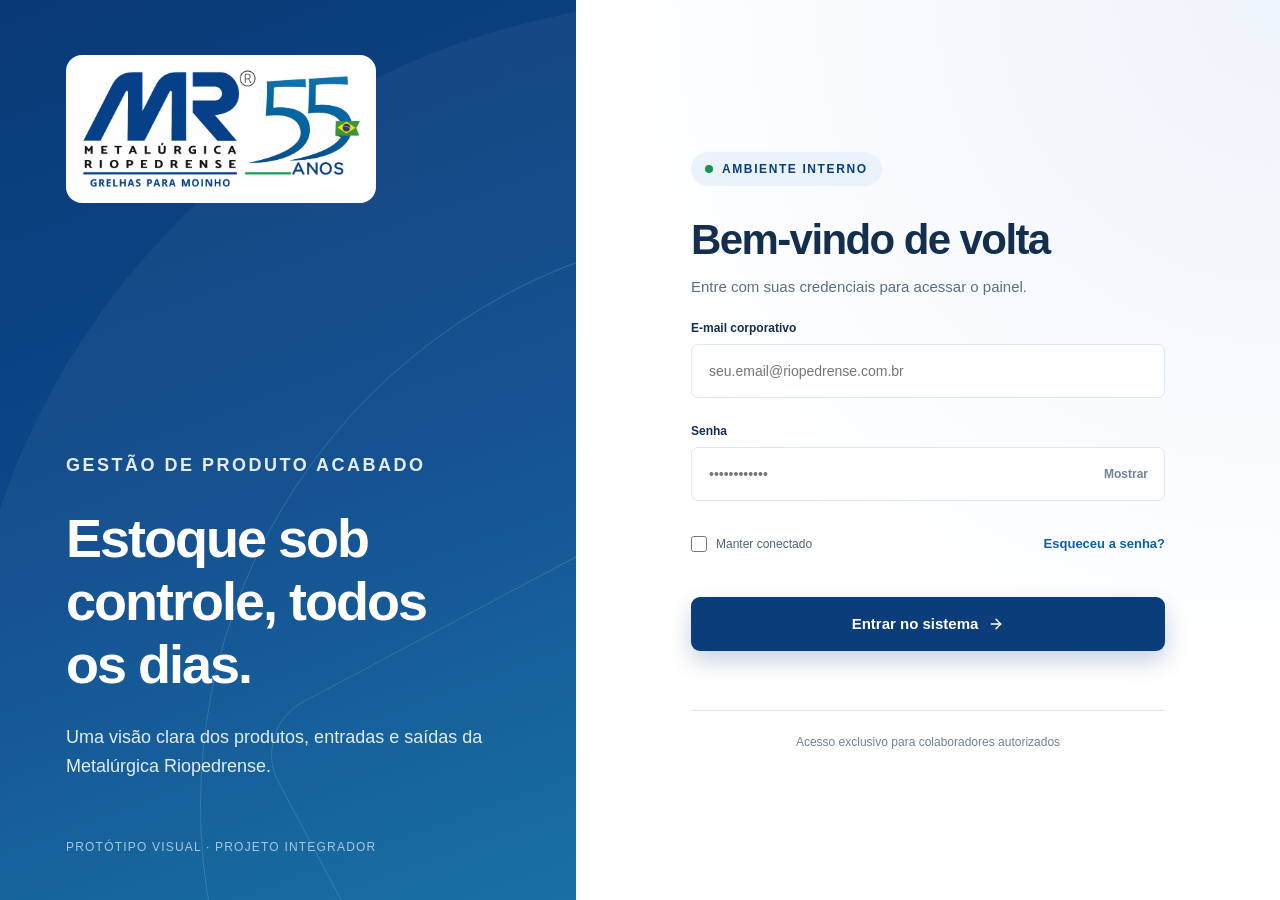
<file: index.html>
<!DOCTYPE html>
<html lang="pt-BR">
<head>
    <meta charset="UTF-8">
    <meta http-equiv="refresh" content="0; url=frontend/index.html">
    <title>Metalúrgica Riopedrense</title>
</head>
<body></body>
</html>
</file>
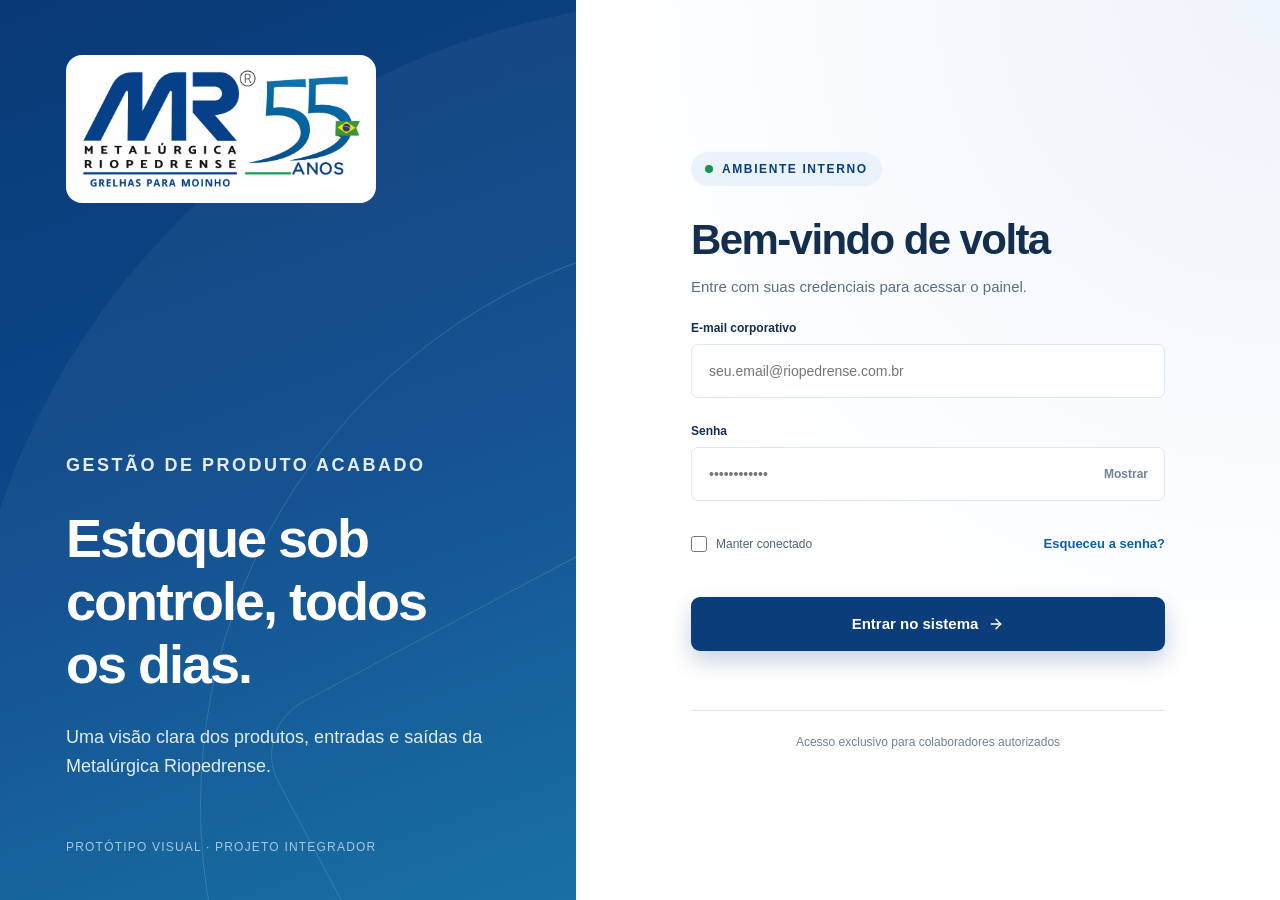
<file: frontend/index.html>
<!DOCTYPE html>
<html lang="pt-BR">
<head>
    <meta charset="UTF-8">
    <meta name="viewport" content="width=device-width, initial-scale=1.0">
    <title>Login | Metalúrgica Riopedrense</title>
    <link rel="icon" href="img/favicon.png">
    <link rel="stylesheet" href="css/style.css">
</head>
<body>
    <div class="login">
        <section class="login-esquerda">
            <span class="circulo-grande"></span>
            <span class="circulo-linha"></span>
            <span class="retangulo"></span>

            <div class="login-logo">
                <img src="img/logo.png" alt="Metalúrgica Riopedrense - 55 anos">
            </div>

            <div class="login-textos">
                <p class="login-etiqueta">GESTÃO DE PRODUTO ACABADO</p>
                <h1>Estoque sob<br>controle, todos<br>os dias.</h1>
                <p>Uma visão clara dos produtos, entradas e saídas da Metalúrgica Riopedrense.</p>
            </div>

            <p class="login-rodape">PROTÓTIPO VISUAL · PROJETO INTEGRADOR</p>
        </section>

        <section class="login-direita">
            <form class="login-form" id="form-login">
                <span class="selo"><span></span>AMBIENTE INTERNO</span>
                <h2>Bem-vindo de volta</h2>
                <p class="subtitulo">Entre com suas credenciais para acessar o painel.</p>

                <label for="email">E-mail corporativo</label>
                <input type="email" name="email" id="email" placeholder="seu.email@riopedrense.com.br" required>

                <label for="senha">Senha</label>
                <div class="campo-senha">
                    <input type="password" name="senha" id="senha" placeholder="••••••••••••" required>
                    <button type="button" id="mostrar-senha">Mostrar</button>
                </div>

                <div class="login-opcoes">
                    <label><input type="checkbox"> Manter conectado</label>
                    <a href="#" id="esqueceu">Esqueceu a senha?</a>
                </div>

                <button class="botao-entrar" type="submit">
                    Entrar no sistema
                    <svg width="16" height="16" viewBox="0 0 24 24" fill="none" stroke="currentColor" stroke-width="2.2" stroke-linecap="round" stroke-linejoin="round"><path d="M5 12h14"/><path d="m12 5 7 7-7 7"/></svg>
                </button>
                <p class="erro" id="erro-login"></p>

                <p class="login-aviso">Acesso exclusivo para colaboradores autorizados</p>
            </form>
        </section>
    </div>

    <script src="js/login.js"></script>
</body>
</html>
</file>
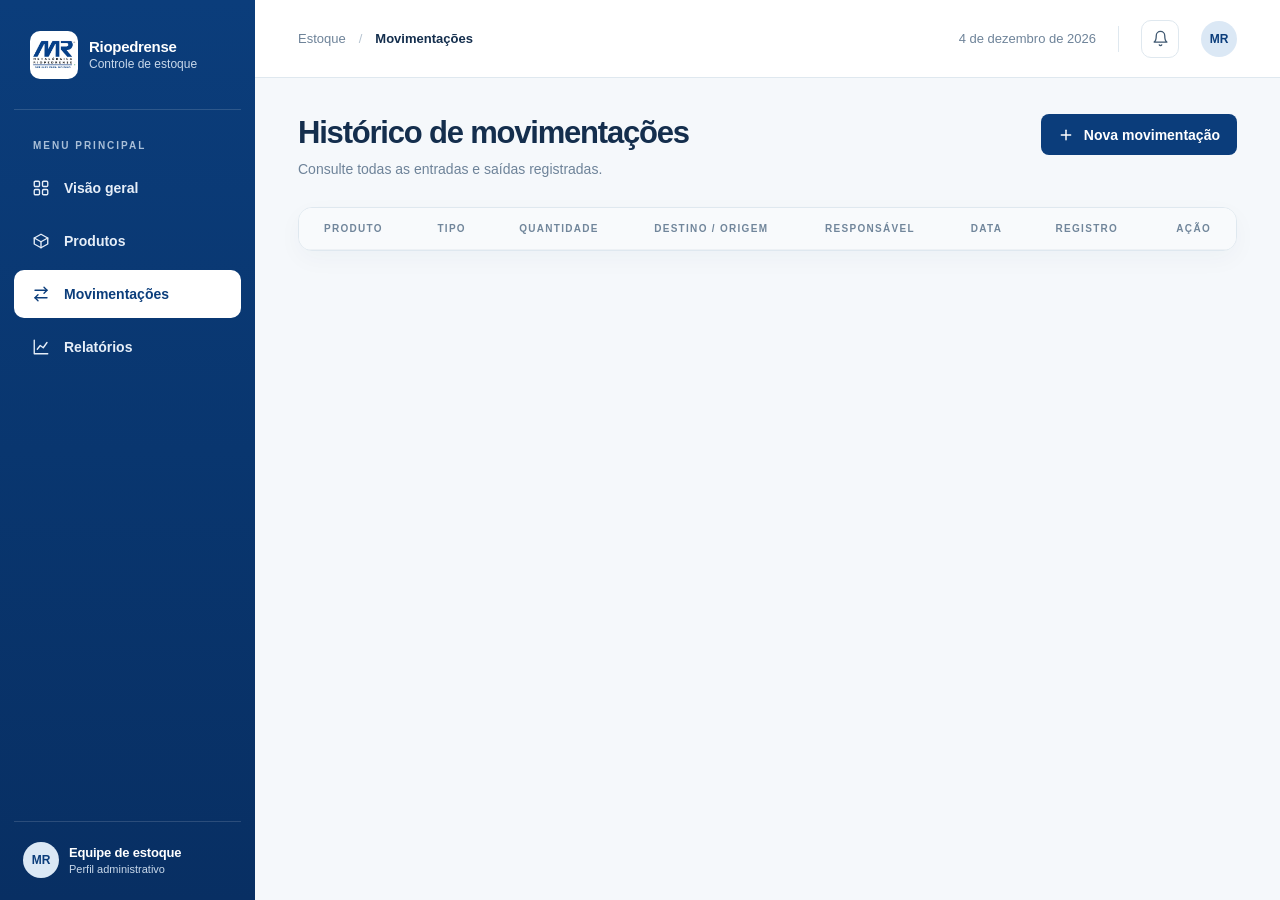
<file: frontend/historico.html>
<!DOCTYPE html>
<html lang="pt-BR">
<head>
    <meta charset="UTF-8">
    <meta name="viewport" content="width=device-width, initial-scale=1.0">
    <title>Histórico | Metalúrgica Riopedrense</title>
    <link rel="icon" href="img/favicon.png">
    <link rel="stylesheet" href="css/style.css">
</head>
<body>
    <div class="sistema">
        <aside class="menu-lateral">
            <div class="marca">
                <img src="img/logo-icone.png" alt="Metalúrgica Riopedrense">
                <div>
                    <strong>Riopedrense</strong>
                    <small>Controle de estoque</small>
                </div>
            </div>
            <p class="menu-titulo">MENU PRINCIPAL</p>
            <nav>
                <a href="painel.html"><svg width="18" height="18" viewBox="0 0 24 24" fill="none" stroke="currentColor" stroke-width="1.8" stroke-linecap="round" stroke-linejoin="round"><rect x="3" y="3" width="7" height="7" rx="1.5"/><rect x="14" y="3" width="7" height="7" rx="1.5"/><rect x="3" y="14" width="7" height="7" rx="1.5"/><rect x="14" y="14" width="7" height="7" rx="1.5"/></svg>Visão geral</a>
                <a href="produtos.html"><svg width="18" height="18" viewBox="0 0 24 24" fill="none" stroke="currentColor" stroke-width="1.8" stroke-linecap="round" stroke-linejoin="round"><path d="M21 8 12 3 3 8v8l9 5 9-5V8Z"/><path d="m3 8 9 5 9-5"/><path d="M12 13v8"/></svg>Produtos</a>
                <a href="movimentacao.html" class="ativo"><svg width="18" height="18" viewBox="0 0 24 24" fill="none" stroke="currentColor" stroke-width="1.8" stroke-linecap="round" stroke-linejoin="round"><path d="m16 3 4 4-4 4"/><path d="M20 7H4"/><path d="m8 21-4-4 4-4"/><path d="M4 17h16"/></svg>Movimentações</a>
                <a href="relatorios.html"><svg width="18" height="18" viewBox="0 0 24 24" fill="none" stroke="currentColor" stroke-width="1.8" stroke-linecap="round" stroke-linejoin="round"><path d="M3 3v18h18"/><path d="m7 15 4-5 4 3 5-7"/></svg>Relatórios</a>
            </nav>
            <a href="../backend/sair.php" class="perfil" title="Sair do sistema">
                <span class="avatar">MR</span>
                <div>
                    <strong id="usuario-nome">Equipe de estoque</strong>
                    <small id="usuario-perfil">Perfil administrativo</small>
                </div>
            </a>
        </aside>

        <main class="principal">
            <header class="topo">
                <div class="caminho">Estoque <span>/</span> <strong>Movimentações</strong></div>
                <div class="topo-direita">
                    <span id="data-hoje"></span>
                    <span class="separador"></span>
                    <button class="sino" type="button"><svg width="17" height="17" viewBox="0 0 24 24" fill="none" stroke="currentColor" stroke-width="1.8" stroke-linecap="round" stroke-linejoin="round"><path d="M6 8a6 6 0 0 1 12 0c0 7 3 9 3 9H3s3-2 3-9"/><path d="M10.3 21a1.94 1.94 0 0 0 3.4 0"/></svg></button>
                    <a href="../backend/sair.php" class="avatar" title="Sair do sistema">MR</a>
                </div>
            </header>

            <section class="conteudo">
                <div class="cabecalho">
                    <div>
                        <h1>Histórico de movimentações</h1>
                        <p>Consulte todas as entradas e saídas registradas.</p>
                    </div>
                    <a href="movimentacao.html" class="botao"><svg width="16" height="16" viewBox="0 0 24 24" fill="none" stroke="currentColor" stroke-width="2.2" stroke-linecap="round" stroke-linejoin="round"><path d="M12 5v14"/><path d="M5 12h14"/></svg> Nova movimentação</a>
                </div>

                <div class="cartao tabela-cartao" style="margin-top: 0">
                    <table>
                        <thead>
                            <tr>
                                <th>Produto</th>
                                <th>Tipo</th>
                                <th>Quantidade</th>
                                <th>Destino / origem</th>
                                <th>Responsável</th>
                                <th>Data</th>
                                <th>Registro</th>
                                <th class="direita">Ação</th>
                            </tr>
                        </thead>
                        <tbody id="tabela-historico"></tbody>
                    </table>
                </div>
            </section>
        </main>
    </div>

    <script src="js/comum.js"></script>
    <script src="js/historico.js"></script>
    
</body>
</html>
</file>
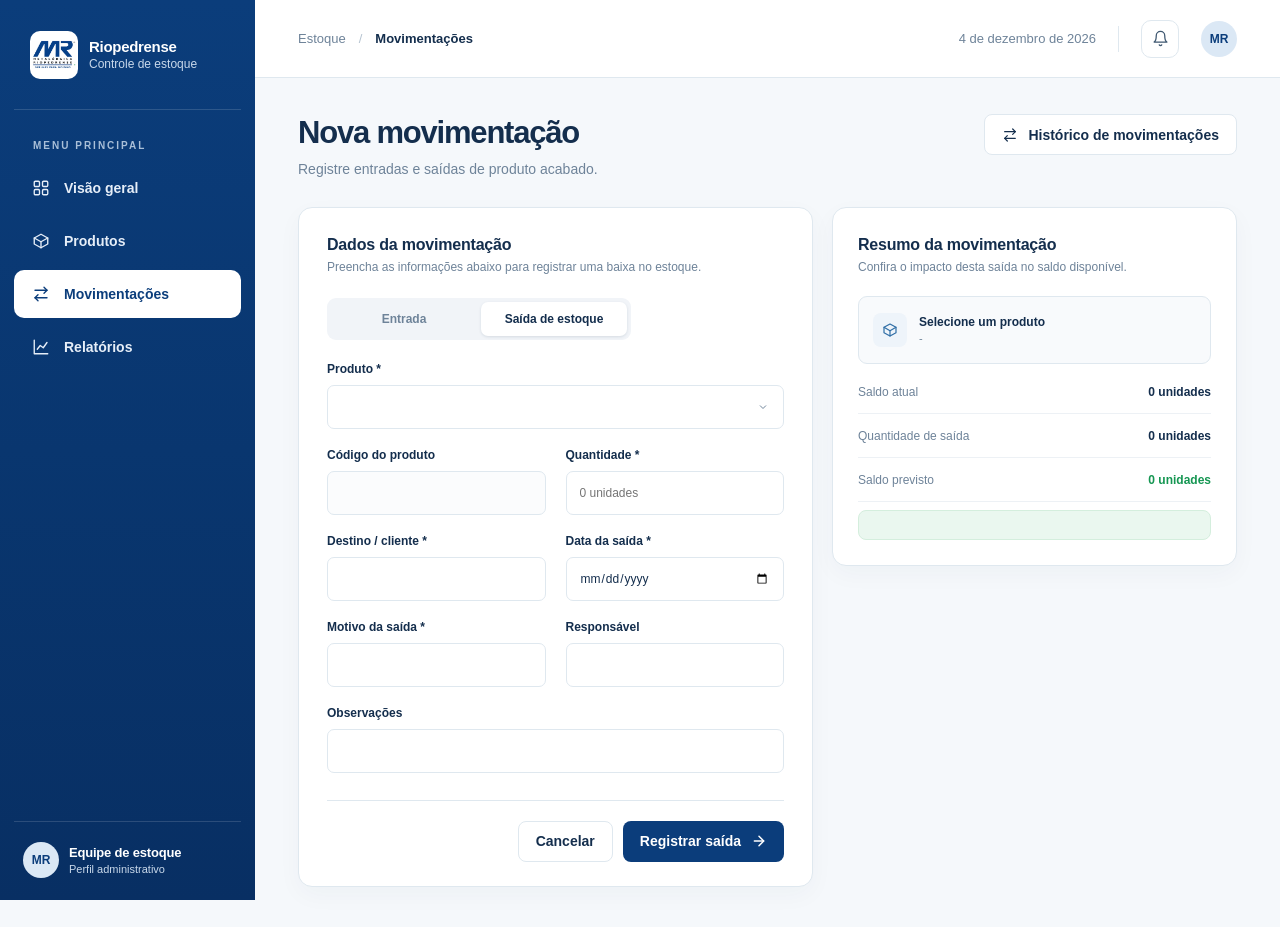
<file: frontend/movimentacao.html>
<!DOCTYPE html>
<html lang="pt-BR">
<head>
    <meta charset="UTF-8">
    <meta name="viewport" content="width=device-width, initial-scale=1.0">
    <title>Nova movimentação | Metalúrgica Riopedrense</title>
    <link rel="icon" href="img/favicon.png">
    <link rel="stylesheet" href="css/style.css">
</head>
<body>
    <div class="sistema">
        <aside class="menu-lateral">
            <div class="marca">
                <img src="img/logo-icone.png" alt="Metalúrgica Riopedrense">
                <div>
                    <strong>Riopedrense</strong>
                    <small>Controle de estoque</small>
                </div>
            </div>
            <p class="menu-titulo">MENU PRINCIPAL</p>
            <nav>
                <a href="painel.html"><svg width="18" height="18" viewBox="0 0 24 24" fill="none" stroke="currentColor" stroke-width="1.8" stroke-linecap="round" stroke-linejoin="round"><rect x="3" y="3" width="7" height="7" rx="1.5"/><rect x="14" y="3" width="7" height="7" rx="1.5"/><rect x="3" y="14" width="7" height="7" rx="1.5"/><rect x="14" y="14" width="7" height="7" rx="1.5"/></svg>Visão geral</a>
                <a href="produtos.html"><svg width="18" height="18" viewBox="0 0 24 24" fill="none" stroke="currentColor" stroke-width="1.8" stroke-linecap="round" stroke-linejoin="round"><path d="M21 8 12 3 3 8v8l9 5 9-5V8Z"/><path d="m3 8 9 5 9-5"/><path d="M12 13v8"/></svg>Produtos</a>
                <a href="movimentacao.html" class="ativo"><svg width="18" height="18" viewBox="0 0 24 24" fill="none" stroke="currentColor" stroke-width="1.8" stroke-linecap="round" stroke-linejoin="round"><path d="m16 3 4 4-4 4"/><path d="M20 7H4"/><path d="m8 21-4-4 4-4"/><path d="M4 17h16"/></svg>Movimentações</a>
                <a href="relatorios.html"><svg width="18" height="18" viewBox="0 0 24 24" fill="none" stroke="currentColor" stroke-width="1.8" stroke-linecap="round" stroke-linejoin="round"><path d="M3 3v18h18"/><path d="m7 15 4-5 4 3 5-7"/></svg>Relatórios</a>
            </nav>
            <a href="../backend/sair.php" class="perfil" title="Sair do sistema">
                <span class="avatar">MR</span>
                <div>
                    <strong id="usuario-nome">Equipe de estoque</strong>
                    <small id="usuario-perfil">Perfil administrativo</small>
                </div>
            </a>
        </aside>

        <main class="principal">
            <header class="topo">
                <div class="caminho">Estoque <span>/</span> <strong>Movimentações</strong></div>
                <div class="topo-direita">
                    <span id="data-hoje"></span>
                    <span class="separador"></span>
                    <button class="sino" type="button"><svg width="17" height="17" viewBox="0 0 24 24" fill="none" stroke="currentColor" stroke-width="1.8" stroke-linecap="round" stroke-linejoin="round"><path d="M6 8a6 6 0 0 1 12 0c0 7 3 9 3 9H3s3-2 3-9"/><path d="M10.3 21a1.94 1.94 0 0 0 3.4 0"/></svg></button>
                    <a href="../backend/sair.php" class="avatar" title="Sair do sistema">MR</a>
                </div>
            </header>

            <section class="conteudo">
                <div class="cabecalho">
                    <div>
                        <h1>Nova movimentação</h1>
                        <p>Registre entradas e saídas de produto acabado.</p>
                    </div>
                    <a href="historico.html" class="botao-secundario"><svg width="16" height="16" viewBox="0 0 24 24" fill="none" stroke="currentColor" stroke-width="1.8" stroke-linecap="round" stroke-linejoin="round"><path d="m16 3 4 4-4 4"/><path d="M20 7H4"/><path d="m8 21-4-4 4-4"/><path d="M4 17h16"/></svg> Histórico de movimentações</a>
                </div>

                <div class="movimentacao">
                    <form class="cartao formulario" id="form-movimentacao">
                        <h2>Dados da movimentação</h2>
                        <p class="descricao" id="texto-descricao">Preencha as informações abaixo para registrar uma baixa no estoque.</p>

                        <div class="abas">
                            <button type="button" id="aba-entrada" onclick="trocarTipo('entrada')">Entrada</button>
                            <button type="button" id="aba-saida" class="ativa" onclick="trocarTipo('saida')">Saída de estoque</button>
                        </div>
                        <input type="hidden" name="tipo" id="tipo" value="saida">

                        <div class="campos">
                            <div class="inteiro">
                                <label for="produto">Produto *</label>
                                <select name="produto_id" id="produto" required></select>
                            </div>
                            <div>
                                <label for="codigo">Código do produto</label>
                                <input type="text" id="codigo" readonly>
                            </div>
                            <div>
                                <label for="quantidade">Quantidade *</label>
                                <input type="number" name="quantidade" id="quantidade" min="1" placeholder="0 unidades" required>
                            </div>
                            <div>
                                <label for="destino" id="rotulo-destino">Destino / cliente *</label>
                                <input type="text" name="destino" id="destino" required>
                            </div>
                            <div>
                                <label for="data" id="rotulo-data">Data da saída *</label>
                                <input type="date" name="data_movimentacao" id="data" required>
                            </div>
                            <div>
                                <label for="motivo" id="rotulo-motivo">Motivo da saída *</label>
                                <input type="text" name="motivo" id="motivo" required>
                            </div>
                            <div>
                                <label for="responsavel">Responsável</label>
                                <input type="text" name="responsavel" id="responsavel">
                            </div>
                            <div class="inteiro">
                                <label for="observacoes">Observações</label>
                                <input type="text" name="observacoes" id="observacoes">
                            </div>
                        </div>

                        <div class="formulario-rodape">
                            <p class="erro" id="erro-movimentacao"></p>
                            <a href="painel.html" class="botao-secundario">Cancelar</a>
                            <button class="botao" type="submit"><span id="texto-botao">Registrar saída</span> <svg width="16" height="16" viewBox="0 0 24 24" fill="none" stroke="currentColor" stroke-width="2.2" stroke-linecap="round" stroke-linejoin="round"><path d="M5 12h14"/><path d="m12 5 7 7-7 7"/></svg></button>
                        </div>
                    </form>

                    <div class="cartao resumo">
                        <h2>Resumo da movimentação</h2>
                        <p class="descricao" id="resumo-descricao">Confira o impacto desta saída no saldo disponível.</p>
                        <div class="resumo-produto">
                            <span class="produto-icone"><svg width="16" height="16" viewBox="0 0 24 24" fill="none" stroke="currentColor" stroke-width="1.8" stroke-linecap="round" stroke-linejoin="round"><path d="M21 8 12 3 3 8v8l9 5 9-5V8Z"/><path d="m3 8 9 5 9-5"/><path d="M12 13v8"/></svg></span>
                            <div>
                                <strong id="resumo-nome">Selecione um produto</strong>
                                <small id="resumo-categoria">-</small>
                            </div>
                        </div>
                        <div class="resumo-linha">Saldo atual <b id="resumo-saldo">0 unidades</b></div>
                        <div class="resumo-linha"><span id="resumo-rotulo">Quantidade de saída</span> <b id="resumo-quantidade">0 unidades</b></div>
                        <div class="resumo-linha">Saldo previsto <b id="resumo-previsto" class="texto-verde">0 unidades</b></div>
                        <div class="aviso aviso-verde" id="resumo-aviso"></div>
                    </div>
                </div>
            </section>
        </main>
    </div>

    <script src="js/comum.js"></script>
    <script src="js/movimentacao.js"></script>
</body>
</html>
</file>
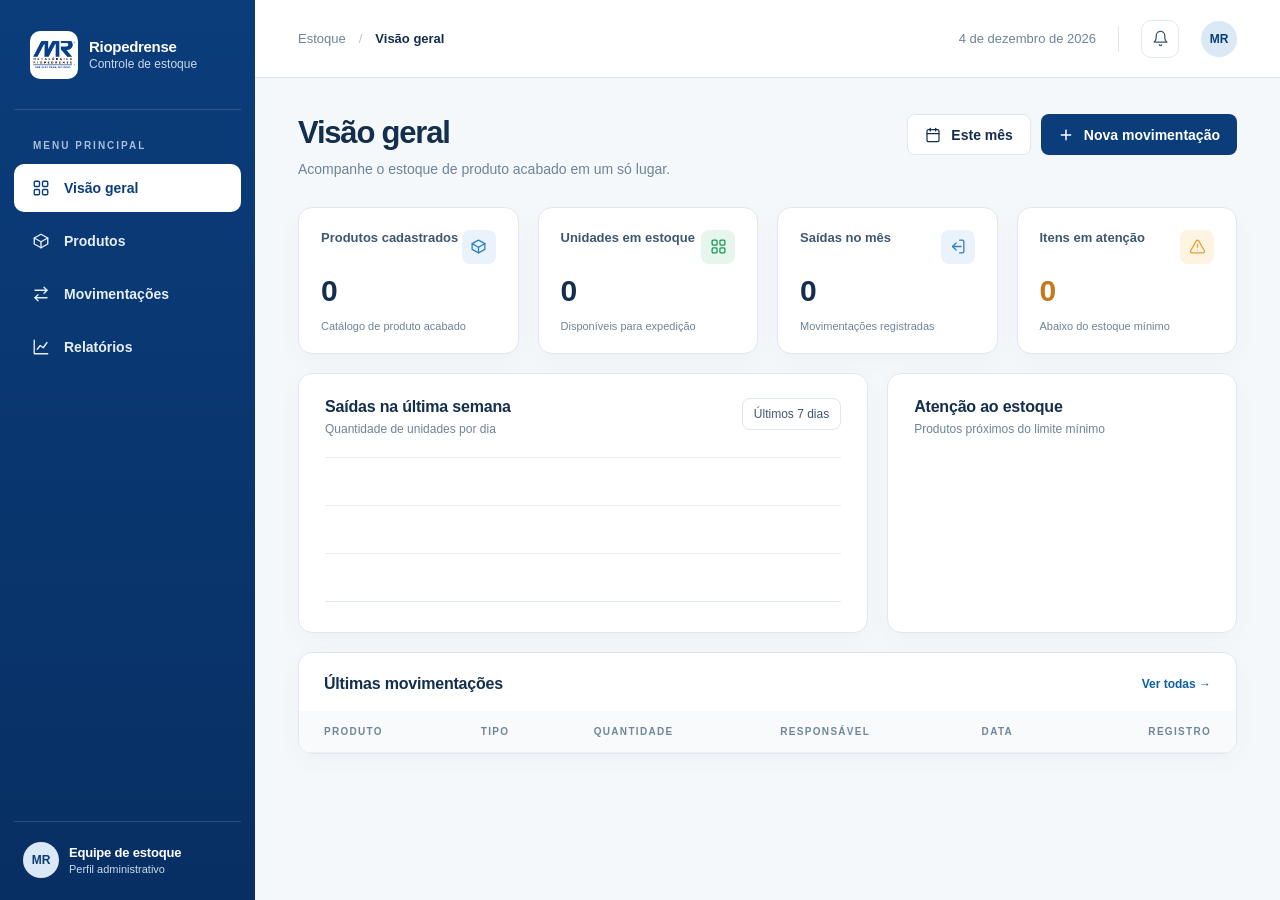
<file: frontend/painel.html>
<!DOCTYPE html>
<html lang="pt-BR">
<head>
    <meta charset="UTF-8">
    <meta name="viewport" content="width=device-width, initial-scale=1.0">
    <title>Visão geral | Metalúrgica Riopedrense</title>
    <link rel="icon" href="img/favicon.png">
    <link rel="stylesheet" href="css/style.css">
</head>
<body>
    <div class="sistema">
        <aside class="menu-lateral">
            <div class="marca">
                <img src="img/logo-icone.png" alt="Metalúrgica Riopedrense">
                <div>
                    <strong>Riopedrense</strong>
                    <small>Controle de estoque</small>
                </div>
            </div>
            <p class="menu-titulo">MENU PRINCIPAL</p>
            <nav>
                <a href="painel.html" class="ativo"><svg width="18" height="18" viewBox="0 0 24 24" fill="none" stroke="currentColor" stroke-width="1.8" stroke-linecap="round" stroke-linejoin="round"><rect x="3" y="3" width="7" height="7" rx="1.5"/><rect x="14" y="3" width="7" height="7" rx="1.5"/><rect x="3" y="14" width="7" height="7" rx="1.5"/><rect x="14" y="14" width="7" height="7" rx="1.5"/></svg>Visão geral</a>
                <a href="produtos.html"><svg width="18" height="18" viewBox="0 0 24 24" fill="none" stroke="currentColor" stroke-width="1.8" stroke-linecap="round" stroke-linejoin="round"><path d="M21 8 12 3 3 8v8l9 5 9-5V8Z"/><path d="m3 8 9 5 9-5"/><path d="M12 13v8"/></svg>Produtos</a>
                <a href="movimentacao.html"><svg width="18" height="18" viewBox="0 0 24 24" fill="none" stroke="currentColor" stroke-width="1.8" stroke-linecap="round" stroke-linejoin="round"><path d="m16 3 4 4-4 4"/><path d="M20 7H4"/><path d="m8 21-4-4 4-4"/><path d="M4 17h16"/></svg>Movimentações</a>
                <a href="relatorios.html"><svg width="18" height="18" viewBox="0 0 24 24" fill="none" stroke="currentColor" stroke-width="1.8" stroke-linecap="round" stroke-linejoin="round"><path d="M3 3v18h18"/><path d="m7 15 4-5 4 3 5-7"/></svg>Relatórios</a>
            </nav>
            <a href="../backend/sair.php" class="perfil" title="Sair do sistema">
                <span class="avatar">MR</span>
                <div>
                    <strong id="usuario-nome">Equipe de estoque</strong>
                    <small id="usuario-perfil">Perfil administrativo</small>
                </div>
            </a>
        </aside>

        <main class="principal">
            <header class="topo">
                <div class="caminho">Estoque <span>/</span> <strong>Visão geral</strong></div>
                <div class="topo-direita">
                    <span id="data-hoje"></span>
                    <span class="separador"></span>
                    <button class="sino" type="button"><svg width="17" height="17" viewBox="0 0 24 24" fill="none" stroke="currentColor" stroke-width="1.8" stroke-linecap="round" stroke-linejoin="round"><path d="M6 8a6 6 0 0 1 12 0c0 7 3 9 3 9H3s3-2 3-9"/><path d="M10.3 21a1.94 1.94 0 0 0 3.4 0"/></svg></button>
                    <a href="../backend/sair.php" class="avatar" title="Sair do sistema">MR</a>
                </div>
            </header>

            <section class="conteudo">
                <div class="cabecalho">
                    <div>
                        <h1>Visão geral</h1>
                        <p>Acompanhe o estoque de produto acabado em um só lugar.</p>
                    </div>
                    <div class="acoes">
                        <button class="botao-secundario" type="button"><svg width="16" height="16" viewBox="0 0 24 24" fill="none" stroke="currentColor" stroke-width="1.8" stroke-linecap="round" stroke-linejoin="round"><rect x="3" y="4" width="18" height="18" rx="2"/><path d="M16 2v4"/><path d="M8 2v4"/><path d="M3 10h18"/></svg> Este mês</button>
                        <a href="movimentacao.html" class="botao"><svg width="16" height="16" viewBox="0 0 24 24" fill="none" stroke="currentColor" stroke-width="2.2" stroke-linecap="round" stroke-linejoin="round"><path d="M12 5v14"/><path d="M5 12h14"/></svg> Nova movimentação</a>
                    </div>
                </div>

                <div class="indicadores">
                    <div class="cartao indicador">
                        <div class="indicador-topo">Produtos cadastrados<span class="icone icone-azul"><svg width="17" height="17" viewBox="0 0 24 24" fill="none" stroke="currentColor" stroke-width="1.8" stroke-linecap="round" stroke-linejoin="round"><path d="M21 8 12 3 3 8v8l9 5 9-5V8Z"/><path d="m3 8 9 5 9-5"/><path d="M12 13v8"/></svg></span></div>
                        <strong id="total-produtos">0</strong>
                        <small>Catálogo de produto acabado</small>
                    </div>
                    <div class="cartao indicador">
                        <div class="indicador-topo">Unidades em estoque<span class="icone icone-verde"><svg width="17" height="17" viewBox="0 0 24 24" fill="none" stroke="currentColor" stroke-width="1.8" stroke-linecap="round" stroke-linejoin="round"><rect x="3" y="3" width="7" height="7" rx="1.5"/><rect x="14" y="3" width="7" height="7" rx="1.5"/><rect x="3" y="14" width="7" height="7" rx="1.5"/><rect x="14" y="14" width="7" height="7" rx="1.5"/></svg></span></div>
                        <strong id="total-unidades">0</strong>
                        <small>Disponíveis para expedição</small>
                    </div>
                    <div class="cartao indicador">
                        <div class="indicador-topo">Saídas no mês<span class="icone icone-azul"><svg width="17" height="17" viewBox="0 0 24 24" fill="none" stroke="currentColor" stroke-width="1.8" stroke-linecap="round" stroke-linejoin="round"><path d="M15 3h4a2 2 0 0 1 2 2v14a2 2 0 0 1-2 2h-4"/><path d="m10 17-5-5 5-5"/><path d="M5 12h12"/></svg></span></div>
                        <strong id="total-saidas">0</strong>
                        <small>Movimentações registradas</small>
                    </div>
                    <div class="cartao indicador">
                        <div class="indicador-topo">Itens em atenção<span class="icone icone-laranja"><svg width="17" height="17" viewBox="0 0 24 24" fill="none" stroke="currentColor" stroke-width="1.8" stroke-linecap="round" stroke-linejoin="round"><path d="m21.7 18-8-14a2 2 0 0 0-3.4 0l-8 14A2 2 0 0 0 4 21h16a2 2 0 0 0 1.7-3Z"/><path d="M12 9v4"/><path d="M12 17h.01"/></svg></span></div>
                        <strong id="total-atencao" class="texto-laranja">0</strong>
                        <small>Abaixo do estoque mínimo</small>
                    </div>
                </div>

                <div class="grade">
                    <div class="cartao bloco">
                        <div class="bloco-topo">
                            <div>
                                <h2>Saídas na última semana</h2>
                                <p class="descricao">Quantidade de unidades por dia</p>
                            </div>
                            <span class="filtro-pequeno">Últimos 7 dias</span>
                        </div>
                        <div class="barras" id="grafico-barras"></div>
                        <div class="dias" id="grafico-dias"></div>
                    </div>

                    <div class="cartao bloco">
                        <h2>Atenção ao estoque</h2>
                        <p class="descricao">Produtos próximos do limite mínimo</p>
                        <div id="lista-alertas"></div>
                    </div>
                </div>

                <div class="cartao tabela-cartao">
                    <div class="tabela-titulo">
                        <h2>Últimas movimentações</h2>
                        <a href="historico.html">Ver todas →</a>
                    </div>
                    <table>
                        <thead>
                            <tr>
                                <th>Produto</th>
                                <th>Tipo</th>
                                <th>Quantidade</th>
                                <th>Responsável</th>
                                <th>Data</th>
                                <th class="direita">Registro</th>
                            </tr>
                        </thead>
                        <tbody id="tabela-ultimas"></tbody>
                    </table>
                </div>
            </section>
        </main>
    </div>

    <script src="js/comum.js"></script>
    <script src="js/painel.js"></script>
</body>
</html>
</file>
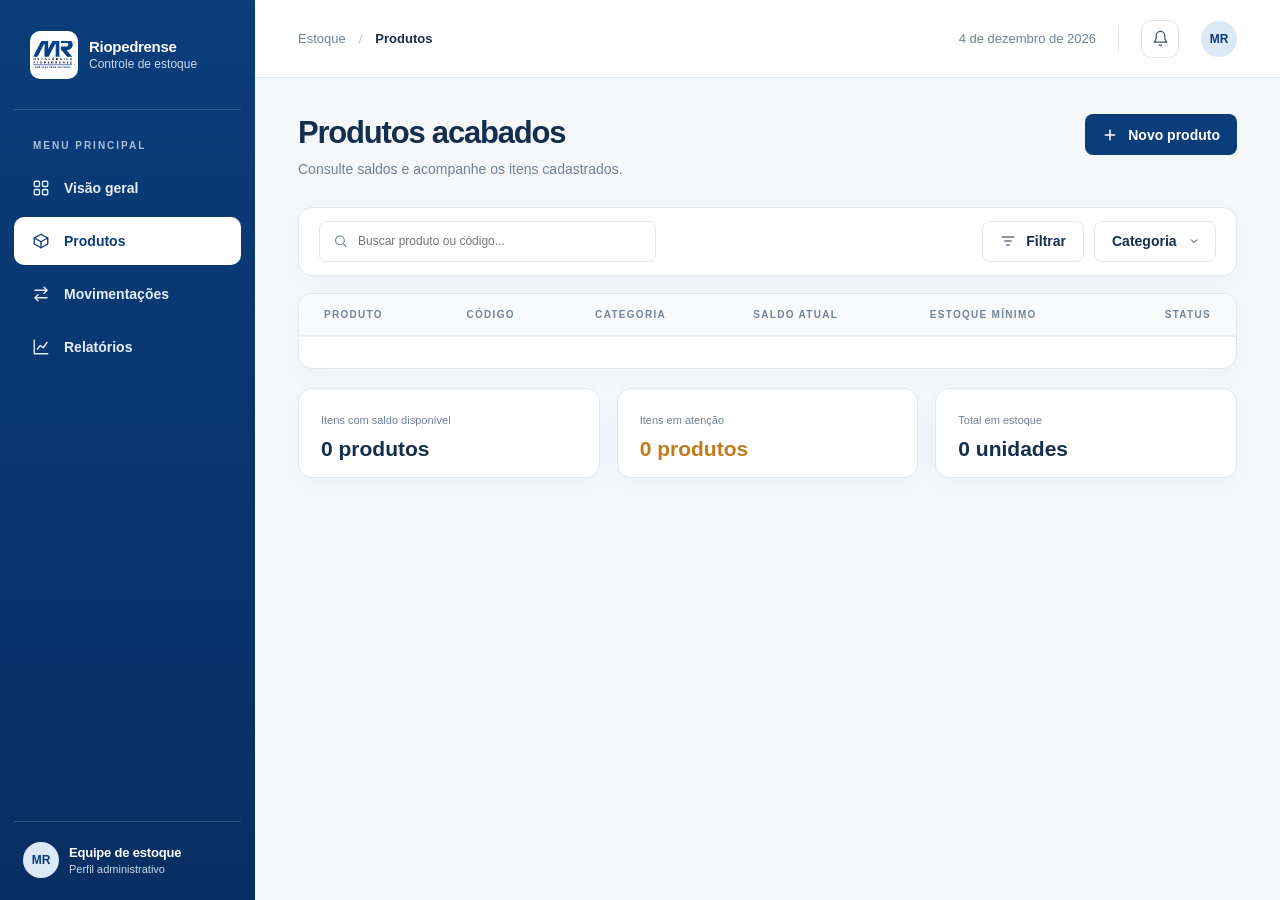
<file: frontend/produtos.html>
<!DOCTYPE html>
<html lang="pt-BR">
<head>
    <meta charset="UTF-8">
    <meta name="viewport" content="width=device-width, initial-scale=1.0">
    <title>Produtos | Metalúrgica Riopedrense</title>
    <link rel="icon" href="img/favicon.png">
    <link rel="stylesheet" href="css/style.css">
</head>
<body>
    <div class="sistema">
        <aside class="menu-lateral">
            <div class="marca">
                <img src="img/logo-icone.png" alt="Metalúrgica Riopedrense">
                <div>
                    <strong>Riopedrense</strong>
                    <small>Controle de estoque</small>
                </div>
            </div>
            <p class="menu-titulo">MENU PRINCIPAL</p>
            <nav>
                <a href="painel.html"><svg width="18" height="18" viewBox="0 0 24 24" fill="none" stroke="currentColor" stroke-width="1.8" stroke-linecap="round" stroke-linejoin="round"><rect x="3" y="3" width="7" height="7" rx="1.5"/><rect x="14" y="3" width="7" height="7" rx="1.5"/><rect x="3" y="14" width="7" height="7" rx="1.5"/><rect x="14" y="14" width="7" height="7" rx="1.5"/></svg>Visão geral</a>
                <a href="produtos.html" class="ativo"><svg width="18" height="18" viewBox="0 0 24 24" fill="none" stroke="currentColor" stroke-width="1.8" stroke-linecap="round" stroke-linejoin="round"><path d="M21 8 12 3 3 8v8l9 5 9-5V8Z"/><path d="m3 8 9 5 9-5"/><path d="M12 13v8"/></svg>Produtos</a>
                <a href="movimentacao.html"><svg width="18" height="18" viewBox="0 0 24 24" fill="none" stroke="currentColor" stroke-width="1.8" stroke-linecap="round" stroke-linejoin="round"><path d="m16 3 4 4-4 4"/><path d="M20 7H4"/><path d="m8 21-4-4 4-4"/><path d="M4 17h16"/></svg>Movimentações</a>
                <a href="relatorios.html"><svg width="18" height="18" viewBox="0 0 24 24" fill="none" stroke="currentColor" stroke-width="1.8" stroke-linecap="round" stroke-linejoin="round"><path d="M3 3v18h18"/><path d="m7 15 4-5 4 3 5-7"/></svg>Relatórios</a>
            </nav>
            <a href="../backend/sair.php" class="perfil" title="Sair do sistema">
                <span class="avatar">MR</span>
                <div>
                    <strong id="usuario-nome">Equipe de estoque</strong>
                    <small id="usuario-perfil">Perfil administrativo</small>
                </div>
            </a>
        </aside>

        <main class="principal">
            <header class="topo">
                <div class="caminho">Estoque <span>/</span> <strong>Produtos</strong></div>
                <div class="topo-direita">
                    <span id="data-hoje"></span>
                    <span class="separador"></span>
                    <button class="sino" type="button"><svg width="17" height="17" viewBox="0 0 24 24" fill="none" stroke="currentColor" stroke-width="1.8" stroke-linecap="round" stroke-linejoin="round"><path d="M6 8a6 6 0 0 1 12 0c0 7 3 9 3 9H3s3-2 3-9"/><path d="M10.3 21a1.94 1.94 0 0 0 3.4 0"/></svg></button>
                    <a href="../backend/sair.php" class="avatar" title="Sair do sistema">MR</a>
                </div>
            </header>

            <section class="conteudo">
                <div class="cabecalho">
                    <div>
                        <h1>Produtos acabados</h1>
                        <p>Consulte saldos e acompanhe os itens cadastrados.</p>
                    </div>
                    <button class="botao" type="button" onclick="abrirJanela()"><svg width="16" height="16" viewBox="0 0 24 24" fill="none" stroke="currentColor" stroke-width="2.2" stroke-linecap="round" stroke-linejoin="round"><path d="M12 5v14"/><path d="M5 12h14"/></svg> Novo produto</button>
                </div>

                <div class="cartao barra-busca">
                    <div class="busca">
                        <svg width="15" height="15" viewBox="0 0 24 24" fill="none" stroke="currentColor" stroke-width="1.8" stroke-linecap="round" stroke-linejoin="round"><circle cx="11" cy="11" r="7"/><path d="m21 21-4.3-4.3"/></svg>
                        <input type="text" id="busca" placeholder="Buscar produto ou código...">
                    </div>
                    <div class="acoes">
                        <button class="botao-secundario" type="button" id="botao-filtrar"><svg width="16" height="16" viewBox="0 0 24 24" fill="none" stroke="currentColor" stroke-width="1.8" stroke-linecap="round" stroke-linejoin="round"><path d="M3 6h18"/><path d="M7 12h10"/><path d="M10 18h4"/></svg> Filtrar</button>
                        <select class="botao-secundario" id="filtro-categoria">
                            <option value="">Categoria</option>
                        </select>
                    </div>
                </div>

                <div class="cartao tabela-cartao produtos-tabela" style="margin-top: 0">
                    <table>
                        <thead>
                            <tr>
                                <th>Produto</th>
                                <th>Código</th>
                                <th>Categoria</th>
                                <th>Saldo atual</th>
                                <th>Estoque mínimo</th>
                                <th class="direita">Status</th>
                            </tr>
                        </thead>
                        <tbody id="tabela-produtos"></tbody>
                    </table>
                    <div class="paginacao">
                        <span id="texto-paginacao"></span>
                        <div class="paginas" id="paginas"></div>
                    </div>
                </div>

                <div class="resumo-cards">
                    <div class="cartao">
                        <small>Itens com saldo disponível</small>
                        <strong id="resumo-disponiveis">0 produtos</strong>
                    </div>
                    <div class="cartao">
                        <small>Itens em atenção</small>
                        <strong id="resumo-atencao" class="texto-laranja">0 produtos</strong>
                    </div>
                    <div class="cartao">
                        <small>Total em estoque</small>
                        <strong id="resumo-total">0 unidades</strong>
                    </div>
                </div>

                <div class="janela-fundo" id="janela">
                    <form class="cartao janela" id="form-produto">
                        <h2 id="janela-titulo">Novo produto</h2>
                        <p class="descricao">Preencha os dados do produto acabado.</p>
                        <input type="hidden" name="id" id="produto-id">
                        <div class="campos">
                            <div class="inteiro">
                                <label for="produto-nome">Nome do produto *</label>
                                <input type="text" name="nome" id="produto-nome" required>
                            </div>
                            <div>
                                <label for="produto-codigo">Código *</label>
                                <input type="text" name="codigo" id="produto-codigo" required>
                            </div>
                            <div>
                                <label for="produto-categoria">Categoria *</label>
                                <input type="text" name="categoria" id="produto-categoria" list="lista-categorias" required>
                                <datalist id="lista-categorias"></datalist>
                            </div>
                            <div>
                                <label for="produto-saldo">Saldo atual</label>
                                <input type="number" name="saldo" id="produto-saldo" min="0" value="0">
                            </div>
                            <div>
                                <label for="produto-minimo">Estoque mínimo</label>
                                <input type="number" name="estoque_minimo" id="produto-minimo" min="0" value="0">
                            </div>
                        </div>
                        <div class="formulario-rodape">
                            <p class="erro" id="erro-produto"></p>
                            <button class="botao-secundario botao-perigo" type="button" id="botao-excluir" onclick="excluirProduto()">Excluir</button>
                            <button class="botao-secundario" type="button" onclick="fecharJanela()">Cancelar</button>
                            <button class="botao" type="submit">Salvar produto</button>
                        </div>
                    </form>
                </div>
            </section>
        </main>
    </div>

    <script src="js/comum.js"></script>
    <script src="js/produtos.js"></script>
</body>
</html>
</file>
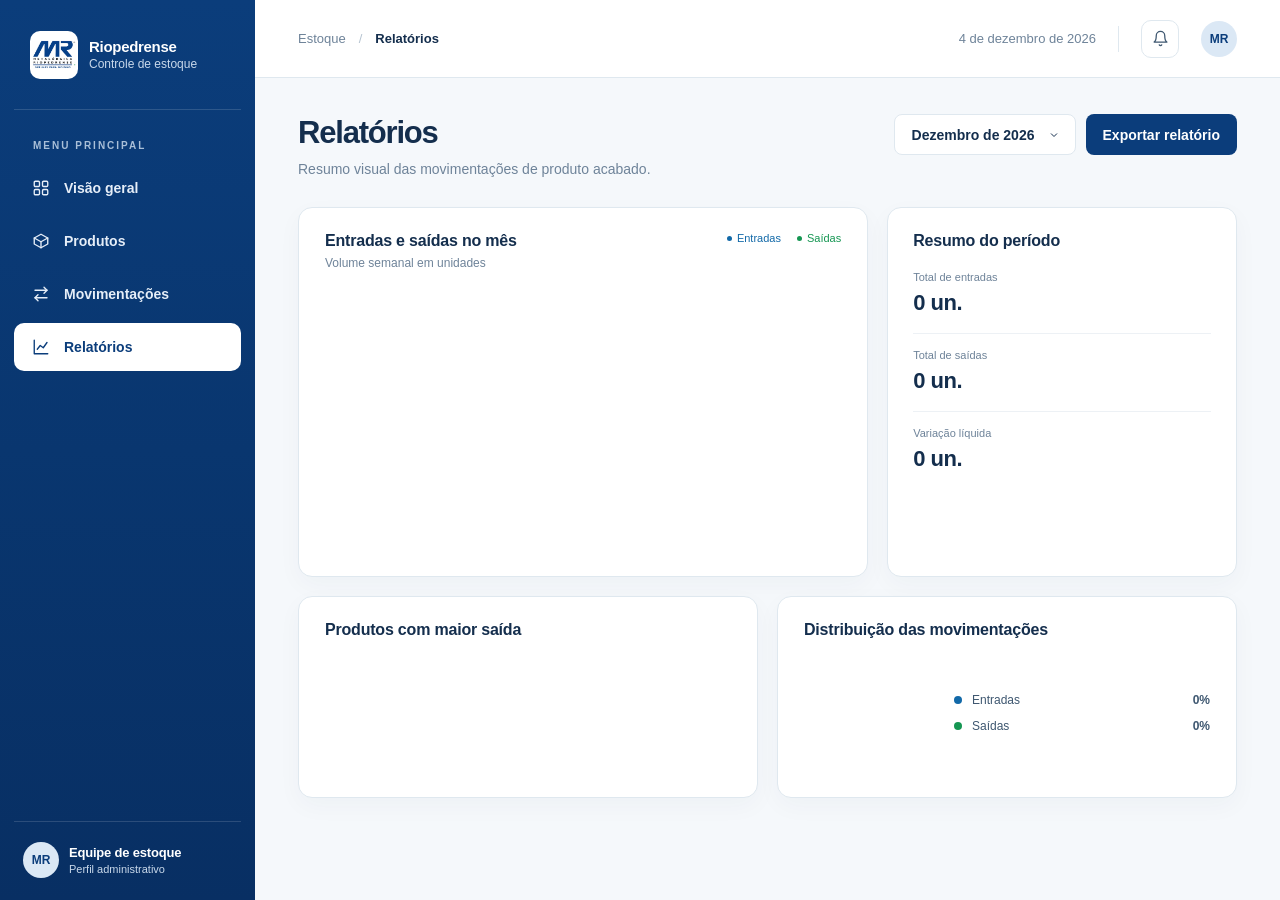
<file: frontend/relatorios.html>
<!DOCTYPE html>
<html lang="pt-BR">
<head>
    <meta charset="UTF-8">
    <meta name="viewport" content="width=device-width, initial-scale=1.0">
    <title>Relatórios | Metalúrgica Riopedrense</title>
    <link rel="icon" href="img/favicon.png">
    <link rel="stylesheet" href="css/style.css">
</head>
<body>
    <div class="sistema">
        <aside class="menu-lateral">
            <div class="marca">
                <img src="img/logo-icone.png" alt="Metalúrgica Riopedrense">
                <div>
                    <strong>Riopedrense</strong>
                    <small>Controle de estoque</small>
                </div>
            </div>
            <p class="menu-titulo">MENU PRINCIPAL</p>
            <nav>
                <a href="painel.html"><svg width="18" height="18" viewBox="0 0 24 24" fill="none" stroke="currentColor" stroke-width="1.8" stroke-linecap="round" stroke-linejoin="round"><rect x="3" y="3" width="7" height="7" rx="1.5"/><rect x="14" y="3" width="7" height="7" rx="1.5"/><rect x="3" y="14" width="7" height="7" rx="1.5"/><rect x="14" y="14" width="7" height="7" rx="1.5"/></svg>Visão geral</a>
                <a href="produtos.html"><svg width="18" height="18" viewBox="0 0 24 24" fill="none" stroke="currentColor" stroke-width="1.8" stroke-linecap="round" stroke-linejoin="round"><path d="M21 8 12 3 3 8v8l9 5 9-5V8Z"/><path d="m3 8 9 5 9-5"/><path d="M12 13v8"/></svg>Produtos</a>
                <a href="movimentacao.html"><svg width="18" height="18" viewBox="0 0 24 24" fill="none" stroke="currentColor" stroke-width="1.8" stroke-linecap="round" stroke-linejoin="round"><path d="m16 3 4 4-4 4"/><path d="M20 7H4"/><path d="m8 21-4-4 4-4"/><path d="M4 17h16"/></svg>Movimentações</a>
                <a href="relatorios.html" class="ativo"><svg width="18" height="18" viewBox="0 0 24 24" fill="none" stroke="currentColor" stroke-width="1.8" stroke-linecap="round" stroke-linejoin="round"><path d="M3 3v18h18"/><path d="m7 15 4-5 4 3 5-7"/></svg>Relatórios</a>
            </nav>
            <a href="../backend/sair.php" class="perfil" title="Sair do sistema">
                <span class="avatar">MR</span>
                <div>
                    <strong id="usuario-nome">Equipe de estoque</strong>
                    <small id="usuario-perfil">Perfil administrativo</small>
                </div>
            </a>
        </aside>

        <main class="principal">
            <header class="topo">
                <div class="caminho">Estoque <span>/</span> <strong>Relatórios</strong></div>
                <div class="topo-direita">
                    <span id="data-hoje"></span>
                    <span class="separador"></span>
                    <button class="sino" type="button"><svg width="17" height="17" viewBox="0 0 24 24" fill="none" stroke="currentColor" stroke-width="1.8" stroke-linecap="round" stroke-linejoin="round"><path d="M6 8a6 6 0 0 1 12 0c0 7 3 9 3 9H3s3-2 3-9"/><path d="M10.3 21a1.94 1.94 0 0 0 3.4 0"/></svg></button>
                    <a href="../backend/sair.php" class="avatar" title="Sair do sistema">MR</a>
                </div>
            </header>

            <section class="conteudo">
                <div class="cabecalho">
                    <div>
                        <h1>Relatórios</h1>
                        <p>Resumo visual das movimentações de produto acabado.</p>
                    </div>
                    <div class="acoes">
                        <select class="botao-secundario" id="mes"></select>
                        <a href="#" class="botao" id="exportar">Exportar relatório</a>
                    </div>
                </div>

                <div class="grade">
                    <div class="cartao bloco">
                        <div class="bloco-topo">
                            <div>
                                <h2>Entradas e saídas no mês</h2>
                                <p class="descricao">Volume semanal em unidades</p>
                            </div>
                            <div class="legenda">
                                <span class="azul">Entradas</span>
                                <span class="verde">Saídas</span>
                            </div>
                        </div>
                        <svg class="grafico-linhas" id="grafico-linhas" viewBox="0 0 740 230"></svg>
                    </div>

                    <div class="cartao periodo">
                        <h2>Resumo do período</h2>
                        <p class="descricao" id="periodo-texto"></p>
                        <div class="periodo-item">
                            <small>Total de entradas</small>
                            <strong id="total-entradas">0 un.</strong>
                            <span id="variacao-entradas"></span>
                        </div>
                        <div class="periodo-item">
                            <small>Total de saídas</small>
                            <strong id="total-saidas">0 un.</strong>
                            <span id="variacao-saidas"></span>
                        </div>
                        <div class="periodo-item">
                            <small>Variação líquida</small>
                            <strong id="variacao-liquida">0 un.</strong>
                            <span id="texto-liquida"></span>
                        </div>
                    </div>
                </div>

                <div class="grade grade-igual">
                    <div class="cartao bloco">
                        <h2>Produtos com maior saída</h2>
                        <div id="ranking"></div>
                    </div>
                    <div class="cartao bloco">
                        <h2>Distribuição das movimentações</h2>
                        <div class="distribuicao">
                            <div class="rosca" id="rosca"><div></div></div>
                            <ul>
                                <li><span class="ponto-azul">Entradas</span> <b id="porcentagem-entradas">0%</b></li>
                                <li><span class="ponto-verde">Saídas</span> <b id="porcentagem-saidas">0%</b></li>
                            </ul>
                        </div>
                    </div>
                </div>
            </section>
        </main>
    </div>

    <script src="js/comum.js"></script>
    <script src="js/relatorios.js"></script>
</body>
</html>
</file>
<file: frontend/css/style.css>
:root {
    --azul-escuro: #0b3d7b;
    --azul: #1269a8;
    --azul-claro: #bbd8ec;
    --verde: #159652;
    --laranja: #c27b1c;
    --texto: #142e4d;
    --texto-medio: #3e5770;
    --texto-claro: #6e8399;
    --fundo: #f5f8fb;
    --borda: #dfe8ef;
    --linha: #edf1f5;
}


* {
    box-sizing: border-box;
    margin: 0;
    padding: 0;
}

body {
    font-family: "Segoe UI", Arial, sans-serif;
    font-size: 14px;
    color: var(--texto);
    background: var(--fundo);
}

a {
    color: inherit;
    text-decoration: none;
}

button,
input,
select,
textarea {
    font-family: inherit;
    font-size: inherit;
    color: inherit;
}

button {
    cursor: pointer;
}

svg {
    flex-shrink: 0;
}

.login {
    display: grid;
    grid-template-columns: 45% 55%;
    min-height: 100vh;
    background: radial-gradient(circle at 100% 0%, #eef4fb 0%, #ffffff 45%);
}

.login-esquerda {
    position: relative;
    overflow: hidden;
    display: flex;
    flex-direction: column;
    padding: 55px 66px 46px;
    color: #ffffff;
    background: linear-gradient(160deg, #0a3a76 0%, #0b4a8d 55%, #0e6aa0 100%);
}

.login-esquerda .circulo-grande,
.login-esquerda .circulo-linha,
.login-esquerda .retangulo {
    position: absolute;
    pointer-events: none;
}

.login-esquerda .circulo-grande {
    width: 1500px;
    height: 1500px;
    left: -40px;
    top: 0;
    border-radius: 50%;
    background: rgba(255, 255, 255, 0.045);
}

.login-esquerda .circulo-linha {
    width: 1160px;
    height: 1160px;
    left: 200px;
    top: 225px;
    border-radius: 50%;
    border: 1px solid rgba(255, 255, 255, 0.14);
}

.login-esquerda .retangulo {
    width: 470px;
    height: 330px;
    left: 300px;
    top: 600px;
    border-radius: 60px;
    border: 1.5px solid rgba(255, 255, 255, 0.13);
    transform: rotate(-28deg);
}

.login-logo {
    position: relative;
    width: 310px;
    padding: 14px 16px;
    border-radius: 16px;
    background: #ffffff;
}

.login-logo img {
    display: block;
    width: 100%;
}

.login-textos {
    position: relative;
    margin-top: auto;
}

.login-etiqueta {
    font-size: 12px;
    font-weight: 800;
    letter-spacing: 2.5px;
}

.login-textos h1 {
    margin: 26px 0 26px;
    font-size: 54px;
    line-height: 1.17;
    font-weight: 700;
    letter-spacing: -2px;
}

.login-textos p {
    max-width: 560px;
    font-size: 18px;
    line-height: 1.65;
    color: #e3edf8;
}

.login-rodape {
    position: relative;
    margin-top: 58px;
    font-size: 12px;
    letter-spacing: 1.2px;
    color: #a8c7e6;
}

.login-direita {
    display: flex;
    align-items: center;
    justify-content: center;
    padding: 40px;
}

.login-form {
    width: 474px;
    max-width: 100%;
}

.selo {
    display: inline-flex;
    align-items: center;
    gap: 9px;
    padding: 10px 14px;
    border-radius: 20px;
    background: #eaf3fb;
    color: var(--azul-escuro);
    font-size: 12px;
    font-weight: 800;
    letter-spacing: 1.6px;
}

.selo span {
    width: 8px;
    height: 8px;
    border-radius: 50%;
    background: var(--verde);
}

.login-form h2 {
    margin: 30px 0 14px;
    font-size: 42px;
    font-weight: 700;
    letter-spacing: -1.6px;
}

.login-form .subtitulo {
    margin-bottom: 26px;
    font-size: 15px;
    color: #5b6f85;
}

.campo-senha {
    position: relative;
}

.campo-senha button {
    position: absolute;
    top: 50%;
    right: 17px;
    transform: translateY(-50%);
    border: 0;
    background: none;
    color: var(--texto-claro);
    font-size: 12px;
    font-weight: 700;
}

.login-opcoes {
    display: flex;
    align-items: center;
    justify-content: space-between;
    margin-top: 16px;
    font-size: 13px;
}

.login-form .login-opcoes label {
    display: flex;
    align-items: center;
    gap: 9px;
    margin: 0;
    font-weight: 400;
    color: #4f6378;
}

.login-opcoes input {
    width: 16px;
    height: 16px;
    padding: 0;
}

.login-opcoes a {
    color: #0d5fa8;
    font-weight: 700;
}

.botao-entrar {
    display: flex;
    align-items: center;
    justify-content: center;
    gap: 10px;
    width: 100%;
    height: 54px;
    margin-top: 26px;
    border: 0;
    border-radius: 9px;
    background: var(--azul-escuro);
    color: #ffffff;
    font-size: 15px;
    font-weight: 700;
    box-shadow: 0 10px 22px rgba(11, 61, 123, 0.22);
}

.login-aviso {
    margin-top: 29px;
    padding-top: 24px;
    border-top: 1px solid var(--borda);
    text-align: center;
    font-size: 12px;
    color: var(--texto-claro);
}

.erro {
    min-height: 18px;
    margin-top: 12px;
    font-size: 13px;
    color: #b3372b;
}

.sistema {
    display: flex;
    min-height: 100vh;
}

.menu-lateral {
    position: fixed;
    top: 0;
    bottom: 0;
    left: 0;
    display: flex;
    flex-direction: column;
    width: 255px;
    padding: 0 14px 22px;
    color: #ffffff;
    background: linear-gradient(180deg, #0b3d7b 0%, #09366f 50%, #082f63 100%);
}

.marca {
    display: flex;
    align-items: center;
    gap: 11px;
    height: 110px;
    padding: 0 16px;
    border-bottom: 1px solid rgba(255, 255, 255, 0.14);
}

.marca img {
    width: 48px;
    height: 48px;
    padding: 2px;
    border-radius: 10px;
    background: #ffffff;
    object-fit: contain;
}

.marca strong {
    display: block;
    font-size: 15px;
    letter-spacing: -0.3px;
}

.marca small {
    font-size: 12px;
    color: #c9d9eb;
}

.menu-titulo {
    margin: 30px 0 13px 19px;
    font-size: 10px;
    font-weight: 800;
    letter-spacing: 2px;
    color: #a9bfd8;
}

.menu-lateral nav a {
    display: flex;
    align-items: center;
    gap: 14px;
    height: 48px;
    margin-bottom: 5px;
    padding: 0 18px;
    border-radius: 10px;
    color: #e6eef8;
    font-size: 14px;
    font-weight: 700;
}

.menu-lateral nav a:hover {
    background: rgba(255, 255, 255, 0.08);
}

.menu-lateral nav a.ativo {
    background: #ffffff;
    color: var(--azul-escuro);
}

.perfil {
    display: flex;
    align-items: center;
    gap: 10px;
    margin-top: auto;
    padding: 20px 9px 0;
    border-top: 1px solid rgba(255, 255, 255, 0.14);
}

.perfil strong {
    display: block;
    font-size: 13px;
    letter-spacing: -0.2px;
}

.perfil small {
    font-size: 11px;
    color: #c9d9eb;
}

.avatar {
    display: flex;
    align-items: center;
    justify-content: center;
    width: 36px;
    height: 36px;
    border-radius: 50%;
    background: #dbe8f5;
    color: var(--azul-escuro);
    font-size: 12px;
    font-weight: 800;
}

.principal {
    flex: 1;
    min-width: 0;
    margin-left: 255px;
}

.topo {
    display: flex;
    align-items: center;
    justify-content: space-between;
    height: 78px;
    padding: 0 43px;
    border-bottom: 1px solid var(--borda);
    background: #ffffff;
}

.caminho {
    display: flex;
    gap: 13px;
    font-size: 13px;
    color: var(--texto-claro);
}

.caminho span {
    color: #b5c3d0;
}

.caminho strong {
    color: var(--texto);
}

.topo-direita {
    display: flex;
    align-items: center;
    gap: 22px;
    font-size: 13px;
    color: var(--texto-claro);
}

.topo-direita .separador {
    width: 1px;
    height: 26px;
    background: var(--borda);
}

.sino {
    display: flex;
    align-items: center;
    justify-content: center;
    width: 38px;
    height: 38px;
    border: 1px solid var(--borda);
    border-radius: 10px;
    background: #ffffff;
    color: var(--texto-medio);
}

.conteudo {
    padding: 36px 43px 40px;
}

.cabecalho {
    display: flex;
    align-items: flex-start;
    justify-content: space-between;
    gap: 16px;
    margin-bottom: 30px;
}

.cabecalho h1 {
    font-size: 31px;
    font-weight: 700;
    letter-spacing: -1.2px;
    line-height: 1.25;
}

.cabecalho p {
    margin-top: 8px;
    color: var(--texto-claro);
}

.acoes {
    display: flex;
    gap: 10px;
}

.botao,
.botao-secundario {
    display: inline-flex;
    align-items: center;
    justify-content: center;
    gap: 10px;
    height: 41px;
    padding: 0 17px;
    border-radius: 8px;
    font-size: 14px;
    font-weight: 700;
    white-space: nowrap;
}

.botao {
    border: 0;
    background: var(--azul-escuro);
    color: #ffffff;
}

.botao:hover {
    background: #0a346a;
}

.botao-secundario {
    border: 1px solid var(--borda);
    background: #ffffff;
    color: var(--texto);
}

.botao-secundario:hover {
    background: #f8fafc;
}

.botao-perigo {
    border: 1px solid #f2d3cf;
    background: #fff5f4;
    color: #b3372b;
}

select.botao-secundario {
    appearance: none;
    padding-right: 38px;
    background: #ffffff url("data:image/svg+xml,%3Csvg xmlns='http://www.w3.org/2000/svg' width='12' height='12' fill='none' stroke='%23142e4d' stroke-width='2' viewBox='0 0 24 24'%3E%3Cpath d='m6 9 6 6 6-6'/%3E%3C/svg%3E") no-repeat right 15px center;
    cursor: pointer;
}

.cartao {
    border: 1px solid var(--borda);
    border-radius: 14px;
    background: #ffffff;
    box-shadow: 0 8px 24px rgba(23, 57, 85, 0.035);
}

.cartao h2 {
    font-size: 16px;
    font-weight: 700;
    letter-spacing: -0.2px;
}

.cartao .descricao {
    margin-top: 6px;
    font-size: 12px;
    color: var(--texto-claro);
}

.indicadores {
    display: grid;
    grid-template-columns: repeat(4, 1fr);
    gap: 19px;
}

.indicador {
    min-height: 142px;
    padding: 22px 22px 20px;
}

.indicador-topo {
    display: flex;
    align-items: flex-start;
    justify-content: space-between;
    font-size: 13px;
    font-weight: 700;
    color: var(--texto-medio);
}

.icone {
    display: flex;
    align-items: center;
    justify-content: center;
    width: 34px;
    height: 34px;
    border-radius: 8px;
}

.icone-azul {
    background: #eaf3fb;
    color: #2f80c0;
}

.icone-verde {
    background: #e7f6ed;
    color: var(--verde);
}

.icone-laranja {
    background: #fff3e2;
    color: #e0a238;
}

.indicador strong {
    display: block;
    margin: 10px 0 9px;
    font-size: 30px;
    letter-spacing: -0.6px;
}

.indicador small {
    font-size: 11px;
    color: var(--texto-claro);
}

.texto-laranja {
    color: var(--laranja) !important;
}

.texto-verde {
    color: var(--verde) !important;
}

.grade {
    display: grid;
    grid-template-columns: 1.63fr 1fr;
    gap: 19px;
    margin-top: 19px;
}

.bloco {
    padding: 24px 26px;
}

.bloco-topo {
    display: flex;
    align-items: flex-start;
    justify-content: space-between;
}

.filtro-pequeno {
    padding: 8px 11px;
    border: 1px solid var(--borda);
    border-radius: 8px;
    background: #ffffff;
    font-size: 12px;
    color: var(--texto-medio);
}

.barras {
    position: relative;
    display: flex;
    align-items: flex-end;
    height: 150px;
    margin-top: 16px;
    border-bottom: 1px solid var(--borda);
    background: repeating-linear-gradient(to top, transparent 0, transparent 47px, #e8eef4 47px, #e8eef4 48px);
}

.barras div {
    flex: 1;
    display: flex;
    justify-content: center;
    align-items: flex-end;
    height: 100%;
}

.barras span {
    width: 36px;
    min-height: 3px;
    border-radius: 3px 3px 0 0;
    background: var(--azul-claro);
}

.barras .destaque span {
    background: var(--azul);
}

.dias {
    display: flex;
    margin-top: 6px;
    font-size: 11px;
    color: var(--texto-claro);
}

.dias span {
    flex: 1;
    text-align: center;
}

.alerta-item {
    display: flex;
    justify-content: space-between;
    align-items: center;
    padding: 14px 0 13px;
    border-bottom: 1px solid var(--linha);
}

.alerta-item:last-child {
    border-bottom: 0;
}

.alerta-item strong {
    font-size: 14px;
}

.alerta-item small {
    display: block;
    margin-top: 4px;
    font-size: 11px;
    color: var(--texto-claro);
}

.alerta-item b {
    display: block;
    font-size: 12px;
}

.progresso {
    width: 105px;
    height: 5px;
    margin-top: 8px;
    border-radius: 5px;
    background: #edf1f5;
}

.progresso span {
    display: block;
    height: 100%;
    border-radius: 5px;
    background: #e0a238;
}

.vazio {
    padding: 30px 0;
    text-align: center;
    color: var(--texto-claro);
}

.tabela-cartao {
    margin-top: 19px;
    overflow: hidden;
}

.tabela-titulo {
    display: flex;
    align-items: center;
    justify-content: space-between;
    padding: 22px 25px 18px;
}

.tabela-titulo a {
    font-size: 12px;
    font-weight: 700;
    color: #0d5fa8;
}

table {
    width: 100%;
    border-collapse: collapse;
}

th {
    padding: 15px 25px;
    background: #f8fafc;
    border-bottom: 1px solid var(--linha);
    text-align: left;
    font-size: 10px;
    font-weight: 800;
    letter-spacing: 1.3px;
    text-transform: uppercase;
    color: #71869b;
}

td {
    padding: 13px 25px;
    border-bottom: 1px solid var(--linha);
    font-size: 12px;
    color: var(--texto-medio);
}

td strong {
    color: var(--texto);
}

tbody tr:last-child td {
    border-bottom: 0;
}

.direita {
    text-align: right;
}

.etiqueta {
    display: inline-block;
    padding: 4px 9px;
    border-radius: 20px;
    font-size: 10px;
    font-weight: 800;
}

.etiqueta-verde {
    background: #e2f6ea;
    color: #158a4c;
}

.etiqueta-laranja {
    background: #fff0dc;
    color: #b2661b;
}

.produto-nome {
    display: flex;
    align-items: center;
    gap: 11px;
}

.produto-icone {
    display: flex;
    align-items: center;
    justify-content: center;
    width: 34px;
    height: 34px;
    border-radius: 8px;
    background: #eef4fa;
    color: #2f6ea6;
}

.linha-clicavel {
    cursor: pointer;
}

.linha-clicavel:hover td {
    background: #fafcfe;
}

.produtos-tabela td {
    padding: 15px 25px;
    height: 64px;
}

.barra-busca {
    display: flex;
    align-items: center;
    justify-content: space-between;
    gap: 10px;
    margin-bottom: 17px;
    padding: 13px 20px;
}

.busca {
    position: relative;
    width: 337px;
}

.busca svg {
    position: absolute;
    top: 50%;
    left: 14px;
    transform: translateY(-50%);
    color: var(--texto-claro);
}

.busca input {
    height: 41px;
    padding-left: 38px;
    font-size: 12px;
}

.paginacao {
    display: flex;
    align-items: center;
    justify-content: space-between;
    padding: 16px 25px 15px;
    border-top: 1px solid var(--linha);
    font-size: 12px;
    color: var(--texto-claro);
}

.paginas {
    display: flex;
    gap: 6px;
}

.paginas button {
    width: 27px;
    height: 27px;
    border: 1px solid var(--borda);
    border-radius: 6px;
    background: #ffffff;
    font-size: 11px;
    color: var(--texto-claro);
}

.paginas button.ativa {
    border-color: var(--azul-escuro);
    background: var(--azul-escuro);
    color: #ffffff;
}

.resumo-cards {
    display: grid;
    grid-template-columns: repeat(3, 1fr);
    gap: 17px;
    margin-top: 19px;
}

.resumo-cards .cartao {
    padding: 22px 22px 16px;
}

.resumo-cards small {
    font-size: 11px;
    color: var(--texto-claro);
}

.resumo-cards strong {
    display: block;
    margin-top: 10px;
    font-size: 21px;
}

label {
    display: block;
    margin: 0 0 9px;
    font-size: 12px;
    font-weight: 700;
    color: var(--texto);
}

input,
select,
textarea {
    width: 100%;
    height: 44px;
    padding: 0 13px;
    border: 1px solid var(--borda);
    border-radius: 7px;
    background: #ffffff;
    font-size: 12px;
    outline: none;
}

.login-form input {
    height: 54px;
    padding: 0 17px;
    font-size: 14px;
}

.login-form label {
    margin-top: 26px;
}

textarea {
    height: 44px;
    padding-top: 12px;
    resize: vertical;
}

select {
    appearance: none;
    background: #ffffff url("data:image/svg+xml,%3Csvg xmlns='http://www.w3.org/2000/svg' width='12' height='12' fill='none' stroke='%236e8399' stroke-width='2' viewBox='0 0 24 24'%3E%3Cpath d='m6 9 6 6 6-6'/%3E%3C/svg%3E") no-repeat right 14px center;
}

input:focus,
select:focus,
textarea:focus {
    border-color: #8bb6dc;
}

input[readonly] {
    background: #fbfcfd;
}

.movimentacao {
    display: grid;
    grid-template-columns: 1fr 405px;
    gap: 19px;
    align-items: start;
}

.formulario {
    padding: 28px 28px 24px;
}

.abas {
    display: inline-flex;
    gap: 4px;
    margin: 24px 0 22px;
    padding: 4px;
    border-radius: 9px;
    background: #f1f4f8;
}

.abas button {
    width: 146px;
    height: 34px;
    border: 0;
    border-radius: 7px;
    background: transparent;
    font-size: 12px;
    font-weight: 700;
    color: var(--texto-claro);
}

.abas button.ativa {
    background: #ffffff;
    color: var(--texto);
    box-shadow: 0 1px 3px rgba(20, 46, 77, 0.12);
}

.campos {
    display: grid;
    grid-template-columns: 1fr 1fr;
    gap: 19px 20px;
}

.inteiro {
    grid-column: 1 / -1;
}

.formulario-rodape {
    display: flex;
    align-items: center;
    justify-content: flex-end;
    gap: 10px;
    margin-top: 27px;
    padding-top: 20px;
    border-top: 1px solid var(--borda);
}

.formulario-rodape .erro {
    margin: 0 auto 0 0;
}

.resumo {
    padding: 28px 25px 25px;
}

.resumo-produto {
    display: flex;
    align-items: center;
    gap: 12px;
    margin: 22px 0 6px;
    padding: 16px 14px;
    border: 1px solid var(--borda);
    border-radius: 9px;
    background: #f8fafc;
}

.resumo-produto strong {
    display: block;
    font-size: 12px;
}

.resumo-produto small {
    font-size: 11px;
    color: var(--texto-claro);
}

.resumo-linha {
    display: flex;
    justify-content: space-between;
    padding: 15px 0 14px;
    border-bottom: 1px solid var(--linha);
    font-size: 12px;
    color: var(--texto-claro);
}

.resumo-linha:last-of-type {
    border-bottom: 0;
}

.resumo-linha b {
    color: var(--texto);
}

.aviso {
    margin-top: 8px;
    padding: 14px 13px;
    border-radius: 8px;
    font-size: 11px;
    line-height: 1.6;
}

.aviso-verde {
    border: 1px solid #d4eedd;
    background: #eaf7ef;
    color: #15824a;
}

.aviso-laranja {
    border: 1px solid #f6e2c2;
    background: #fff6e8;
    color: #a3621a;
}

.grafico-linhas {
    display: block;
    width: 100%;
    height: 262px;
    margin-top: 20px;
}

.legenda {
    display: flex;
    gap: 16px;
    font-size: 11px;
}

.legenda span::before {
    content: "";
    display: inline-block;
    width: 5px;
    height: 5px;
    margin-right: 5px;
    border-radius: 50%;
    background: currentColor;
    vertical-align: middle;
}

.legenda .azul {
    color: var(--azul);
}

.legenda .verde {
    color: var(--verde);
}

.periodo {
    padding: 24px 25px 4px;
}

.periodo-item {
    padding: 12px 0 12px;
    border-bottom: 1px solid var(--linha);
}

.periodo-item:last-child {
    border-bottom: 0;
}

.periodo-item small {
    font-size: 11px;
    color: var(--texto-claro);
}

.periodo-item strong {
    display: block;
    margin: 6px 0 5px;
    font-size: 22px;
    letter-spacing: -0.5px;
}

.periodo-item span {
    font-size: 10px;
    color: var(--verde);
}

.grade-igual {
    grid-template-columns: 1fr 1fr;
}

.ranking-item {
    margin-top: 13px;
}

.ranking-item div {
    display: flex;
    justify-content: space-between;
    font-size: 12px;
    color: var(--texto-medio);
}

.ranking-item b {
    color: var(--texto);
}

.ranking-barra {
    height: 6px;
    margin-top: 8px;
    border-radius: 6px;
    background: #edf1f5;
}

.ranking-barra span {
    display: block;
    height: 100%;
    border-radius: 6px;
    background: var(--azul);
}

.distribuicao {
    display: flex;
    align-items: center;
    gap: 30px;
    margin-top: 14px;
}

.rosca {
    width: 120px;
    height: 120px;
    border-radius: 50%;
}

.rosca div {
    width: 72px;
    height: 72px;
    margin: 24px;
    border-radius: 50%;
    background: #ffffff;
}

.distribuicao ul {
    flex: 1;
    list-style: none;
}

.distribuicao li {
    display: flex;
    justify-content: space-between;
    padding: 6px 0;
    font-size: 12px;
    color: var(--texto-medio);
}

.distribuicao li span::before {
    content: "";
    display: inline-block;
    width: 8px;
    height: 8px;
    margin-right: 10px;
    border-radius: 50%;
}

.ponto-azul::before {
    background: var(--azul);
}

.ponto-verde::before {
    background: var(--verde);
}

.janela-fundo {
    position: fixed;
    inset: 0;
    z-index: 10;
    display: none;
    align-items: center;
    justify-content: center;
    padding: 20px;
    background: rgba(9, 34, 66, 0.45);
}

.janela-fundo.aberta {
    display: flex;
}

.janela {
    width: 560px;
    max-width: 100%;
    padding: 28px;
}

.janela .campos {
    margin-top: 22px;
}

@media (max-width: 1100px) {
    .indicadores,
    .resumo-cards {
        grid-template-columns: 1fr 1fr;
    }

    .grade,
    .movimentacao {
        grid-template-columns: 1fr;
    }
}

@media (max-width: 800px) {
    .login {
        grid-template-columns: 1fr;
    }

    .login-textos {
        margin-top: 60px;
    }

    .menu-lateral {
        display: none;
    }

    .principal {
        margin-left: 0;
    }

    .conteudo,
    .topo {
        padding-left: 18px;
        padding-right: 18px;
    }

    .indicadores,
    .resumo-cards,
    .campos {
        grid-template-columns: 1fr;
    }

    .cabecalho,
    .barra-busca {
        flex-direction: column;
        align-items: stretch;
    }

    .busca {
        width: 100%;
    }

    .tabela-cartao {
        overflow-x: auto;
    }
}
</file>
